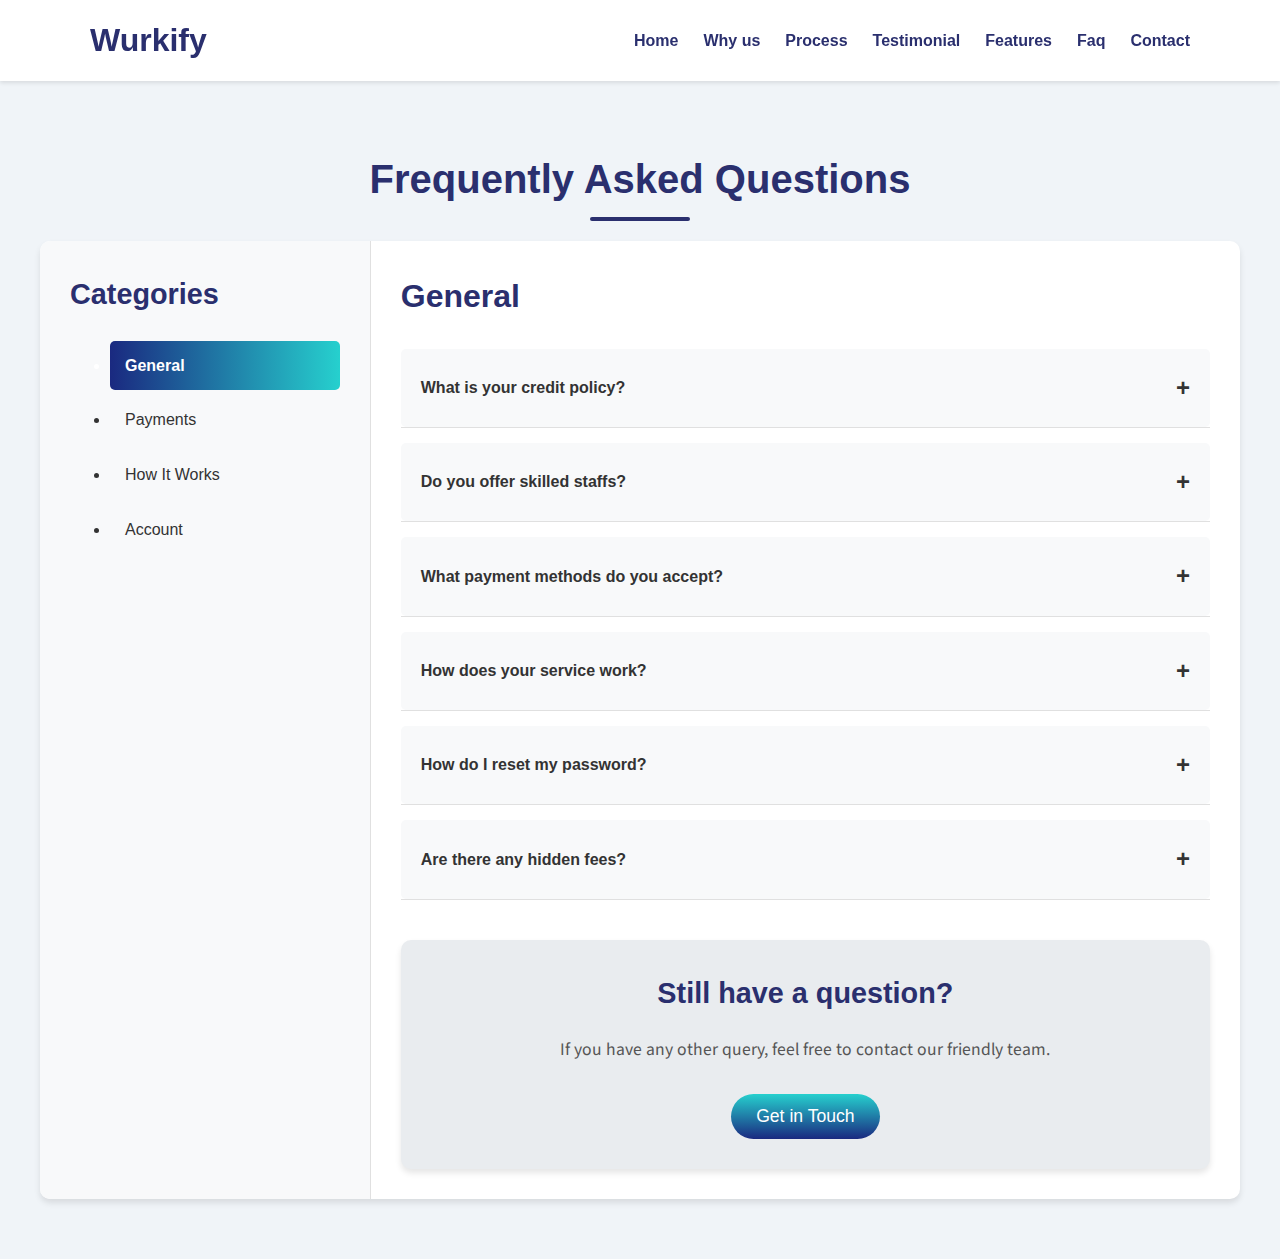
<file: Wurkify/FAQindex.html>
<!DOCTYPE html>
<html lang="en">
<head>
    <meta charset="UTF-8">
    <meta name="viewport" content="width=device-width, initial-scale=1.0">
    <title>Wurkify FAQs</title>
    <link href="https://fonts.googleapis.com/css2?family=Source+Sans+Pro:wght@400;600;700&display=swap" rel="stylesheet">
    <link rel="stylesheet" href="assets\css\faqPageStyle.css">
</head>
<body>
    <header>
        <nav class="navbar">
            <div class="navbar-container">
                <a href="../index.html" class="navbar-logo">Wurkify</a>
                <ul class="navbar-menu">
                    <li><a href="../index.html#home">Home</a></li>
                    <li><a href="../index.html#Why_us">Why us</a></li>
                    <li><a href="../index.html#process">Process</a></li>
                    <li><a href="../index.html#testimonial">Testimonial</a></li>
                    <li><a href="../index.html#features">Features</a></li>
                    <li><a href="../index.html#Faq">Faq</a></li>
                    <li><a href="../index.html#Contact">Contact</a></li>
                </ul>
            </div>
        </nav>
    </header>

    <div class="container">
        <h1>Frequently Asked Questions</h1>
        <div class="content">
            <div class="categories">
                <h2>Categories</h2>
                <ul>
                    <li class="category-item active" data-category="general">General</li>
                    <li class="category-item" data-category="payments">Payments</li>
                    <li class="category-item" data-category="howitworks">How It Works</li>
                    <li class="category-item" data-category="account">Account</li>
                </ul>
            </div>
            <div class="faq-content">
                <h2 id="category-title">General</h2>
                <div class="faq-container">
                    <div class="faq-item" data-category="general">
                        <div class="faq-question">What is your credit policy?</div>
                        <div class="faq-answer">Lorem ipsum dolor sit amet, consectetur adipiscing elit. Sed do eiusmod tempor incididunt ut labore et dolore magna aliqua. Ut enim ad minim veniam, quis nostrud exercitation ullamco laboris nisi ut aliquip ex ea commodo consequat.</div>
                    </div>
                    <div class="faq-item" data-category="general">
                        <div class="faq-question">Do you offer skilled staffs?</div>
                        <div class="faq-answer">Yes, we offer both skilled and non-skilled staff to meet various workforce needs. Our diverse pool of talent includes professionals across different skill levels and industries.</div>
                    </div>
                    <!-- Add all other questions here, including those from other categories -->
                    <div class="faq-item" data-category="payments">
                        <div class="faq-question">What payment methods do you accept?</div>
                        <div class="faq-answer">We accept all major credit cards, PayPal, and bank transfers.</div>
                    </div>
                    <div class="faq-item" data-category="howitworks">
                        <div class="faq-question">How does your service work?</div>
                        <div class="faq-answer">Our service works in three simple steps: sign up, choose your plan, and start using our features immediately.</div>
                    </div>
                    <div class="faq-item" data-category="account">
                        <div class="faq-question">How do I reset my password?</div>
                        <div class="faq-answer">You can reset your password by clicking on the "Forgot Password" link on the login page and following the instructions sent to your email.</div>
                    </div>
                    <div class="faq-item" data-category="payments">
                        <div class="faq-question">Are there any hidden fees?</div>
                        <div class="faq-answer">No, we are transparent about all our fees. The price you see is the price you pay, with no hidden charges.</div>
                    </div>
                </div>
                <div class="contact-card">
                    <h3>Still have a question?</h3>
                    <p>If you have any other query, feel free to contact our friendly team.</p>
                    <button class="contact-button">Get in Touch</button>
                </div>
            </div>
        </div>
    </div>

    <script src="assets\js\faqPageScript.js"></script>

</body>
</html>
</file>
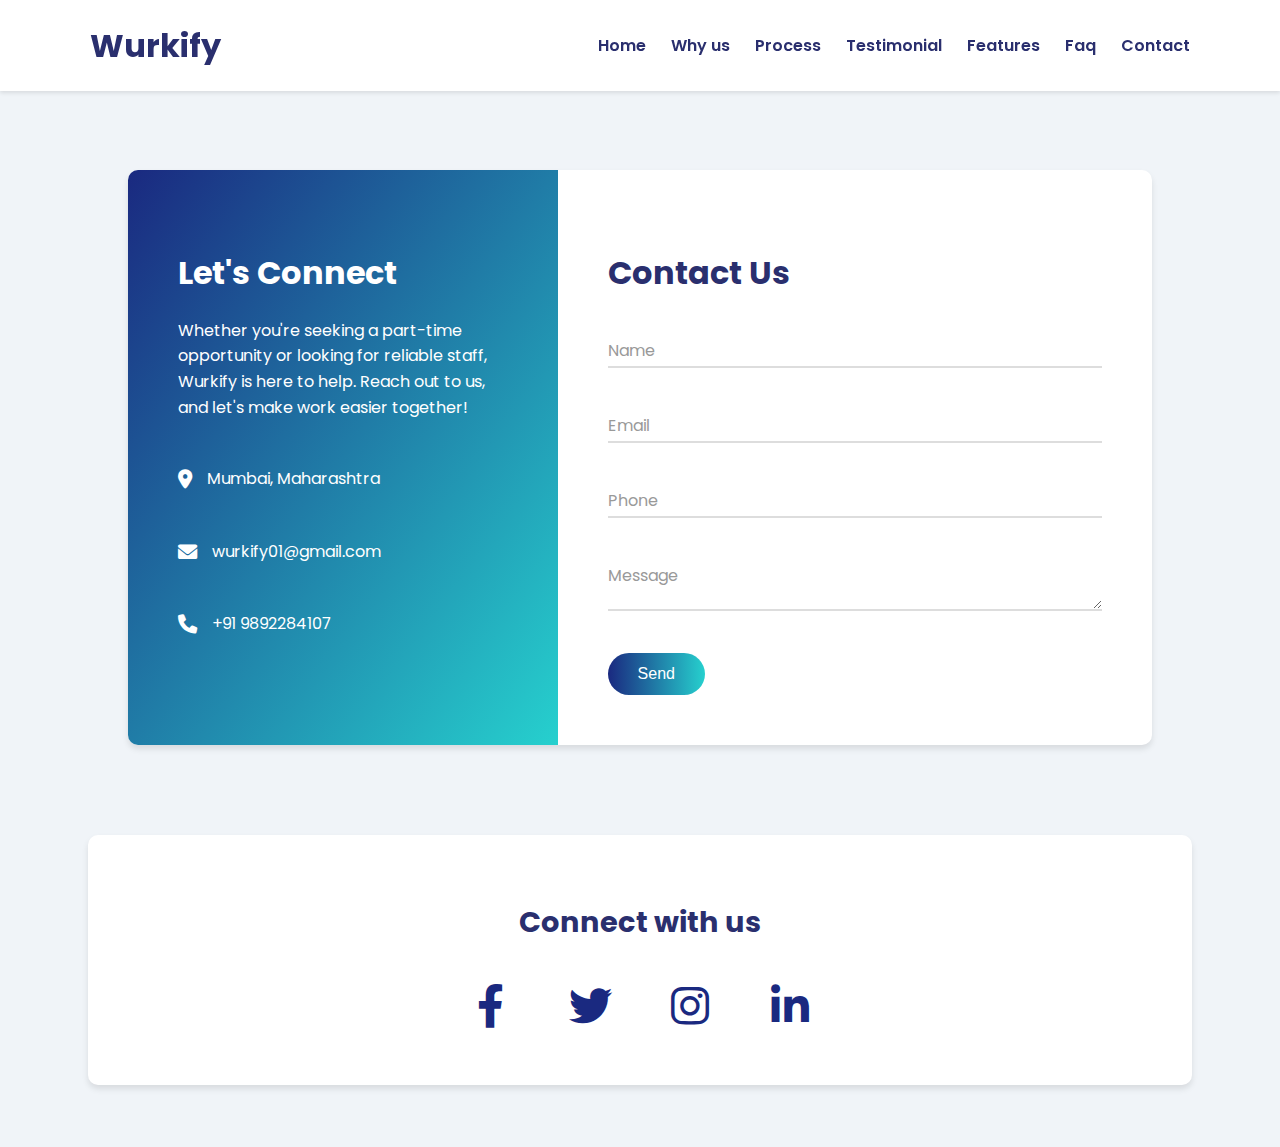
<file: Wurkify/support.html>
<!DOCTYPE html>
<html lang="en">
<head>
    <meta charset="UTF-8">
    <meta name="viewport" content="width=device-width, initial-scale=1.0">
    <title>Wurkify Support</title>
    <link href="https://fonts.googleapis.com/css2?family=Poppins:wght@400;600;700&family=Source+Sans+Pro:wght@400;600&display=swap" rel="stylesheet">
    <link rel="stylesheet" href="https://cdnjs.cloudflare.com/ajax/libs/font-awesome/6.0.0-beta3/css/all.min.css">
    <link rel="stylesheet" href="assets/css/support_page.css">
</head>
<body>
    <header>
        <nav class="navbar">
            <div class="navbar-container">
                <a href="../index.html" class="navbar-logo">Wurkify</a>
                <ul class="navbar-menu">
                    <li><a href="../index.html#home">Home</a></li>
                    <li><a href="../index.html#Why_us">Why us</a></li>
                    <li><a href="../index.html#process">Process</a></li>
                    <li><a href="../index.html#testimonial">Testimonial</a></li>
                    <li><a href="../index.html#features">Features</a></li>
                    <li><a href="../index.html#Faq">Faq</a></li>
                    <li><a href="../index.html#Contact">Contact</a></li>
                </ul>
            </div>
        </nav>
    </header>

    <div class="container">
        <div class="contact-wrapper">
            <div class="contact-info">
                <h2>Let's Connect</h2>
                <p>Whether you're seeking a part-time opportunity or looking for reliable staff, Wurkify is here to help. Reach out to us, and let's make work easier together!</p>
                <div class="contact-details">
                    <div class="contact-item">
                        <i class="fas fa-map-marker-alt"></i>
                        <p>Mumbai, Maharashtra</p>
                    </div>
                    <div class="contact-item">
                        <i class="fas fa-envelope"></i>
                        <p>wurkify01@gmail.com</p>
                    </div>
                    <div class="contact-item">
                        <i class="fas fa-phone"></i>
                        <p>+91 9892284107</p>
                    </div>
                </div>
            </div>
            <div class="contact-form">
                <h2>Contact Us</h2>
                <form action="#" method="post">
                    <div class="form-group">
                        <input type="text" id="name" name="name" required>
                        <label for="name">Name</label>
                    </div>
                    <div class="form-group">
                        <input type="email" id="email" name="email" required>
                        <label for="email">Email</label>
                    </div>
                    <div class="form-group">
                        <input type="tel" id="phone" name="phone" required>
                        <label for="phone">Phone</label>
                    </div>
                    <div class="form-group">
                        <textarea id="message" name="message" required></textarea>
                        <label for="message">Message</label>
                    </div>
                    <button type="submit" class="submit-btn">Send</button>
                </form>
            </div>
        </div>
    </div>
    <div class="social-connect">
        <h2>Connect with us</h2>
        <div class="social-icons">
            <a href="https://www.facebook.com/wurkify" class="social-icon" target="_blank" rel="noopener noreferrer"><i class="fab fa-facebook-f"></i></a>
            <a href="https://twitter.com/wurkify" class="social-icon" target="_blank" rel="noopener noreferrer"><i class="fab fa-twitter"></i></a>
            <a href="https://www.instagram.com/wurkify" class="social-icon" target="_blank" rel="noopener noreferrer"><i class="fab fa-instagram"></i></a>
            <a href="https://www.linkedin.com/company/wurkify" class="social-icon" target="_blank" rel="noopener noreferrer"><i class="fab fa-linkedin-in"></i></a>
        </div>
    </div>
    <script src="assets/js/support_page.js"></script>
</body>
</html>
</file>
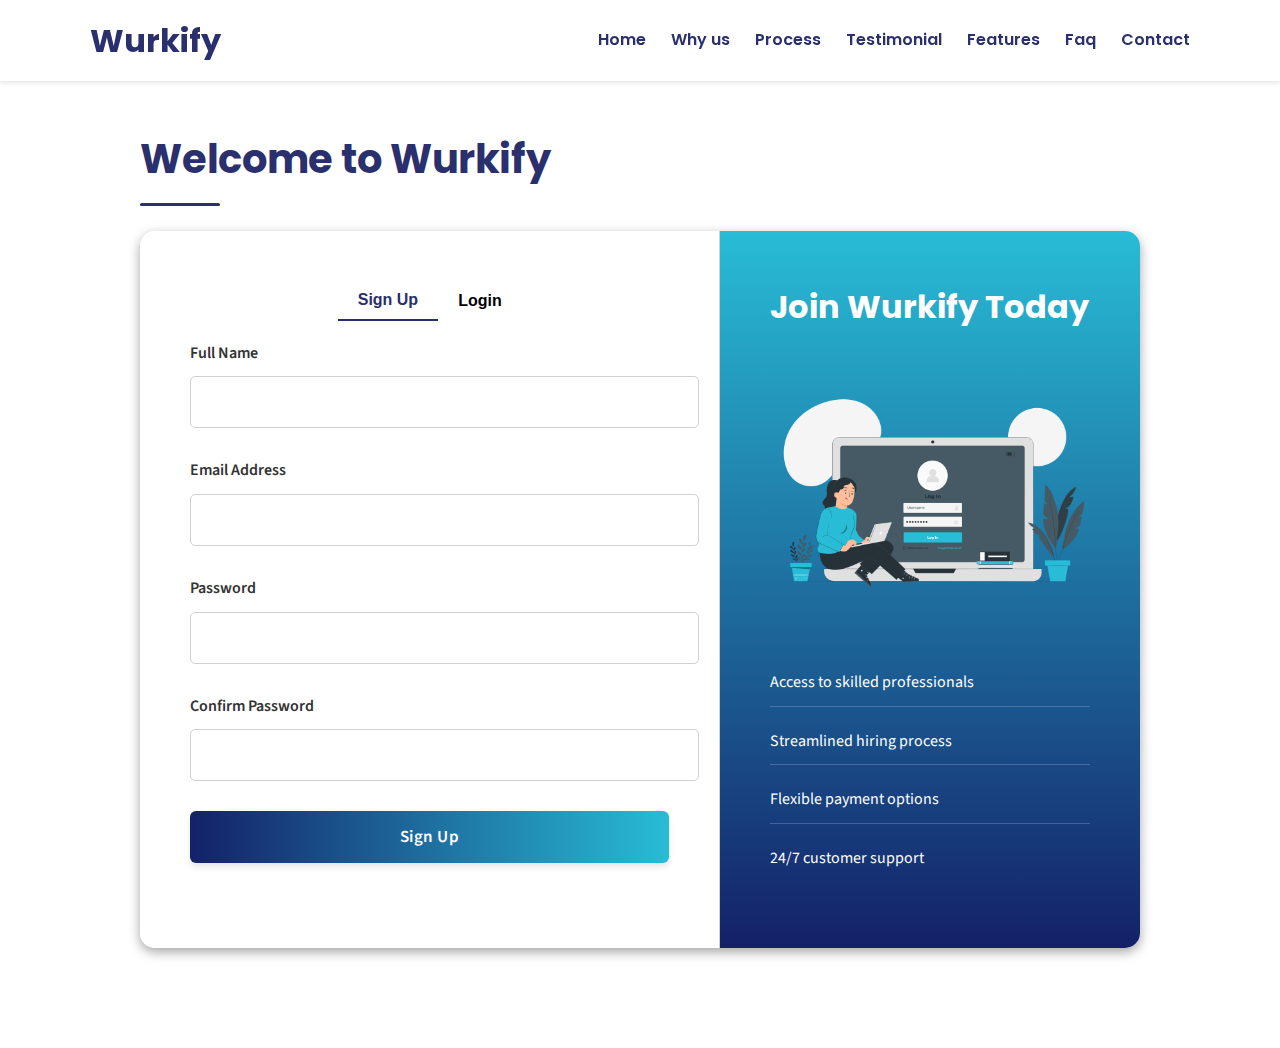
<file: Wurkify/Main/wurkify-register.html>
<!DOCTYPE html>
<html lang="en">
<head>
    <meta charset="UTF-8">
    <meta name="viewport" content="width=device-width, initial-scale=1.0">
    <title>Wurkify - Register</title>
    <link href="https://fonts.googleapis.com/css2?family=Poppins:wght@400;600;700&family=Source+Sans+Pro:wght@400;600&display=swap" rel="stylesheet">
    <link rel="stylesheet" href="../assets/css/wurkify-register.css">
</head>
<body>
    <header>
        <nav class="navbar">
            <div class="navbar-container">
                <a href="../index.html" class="navbar-logo">Wurkify</a>
                <ul class="navbar-menu">
                    <li><a href="../index.html#home">Home</a></li>
                    <li><a href="../index.html#Why_us">Why us</a></li>
                    <li><a href="../index.html#process">Process</a></li>
                    <li><a href="../index.html#testimonial">Testimonial</a></li>
                    <li><a href="../index.html#features">Features</a></li>
                    <li><a href="../index.html#Faq">Faq</a></li>
                    <li><a href="../index.html#Contact">Contact</a></li>
                </ul>
            </div>
        </nav>
    </header>

    <div class="container">
        <h1>Welcome to Wurkify</h1>
        <div class="content">
            <div class="register-form">
                <div class="toggle-buttons">
                    <button id="signupBtn" class="active">Sign Up</button>
                    <button id="loginBtn">Login</button>
                </div>
                <form id="signupForm" action="#" method="POST">
                    <div class="form-group">
                        <label for="name">Full Name</label>
                        <input type="text" id="name" name="name" required>
                    </div>
                    <div class="form-group">
                        <label for="email">Email Address</label>
                        <input type="email" id="email" name="email" required>
                    </div>
                    <div class="form-group">
                        <label for="password">Password</label>
                        <input type="password" id="password" name="password" required>
                    </div>
                    <div class="form-group">
                        <label for="confirm-password">Confirm Password</label>
                        <input type="password" id="confirm-password" name="confirm-password" required>
                    </div>
                    <button type="submit" class="register-button">Sign Up</button>
                </form>
                <form id="loginForm" action="#" method="POST" style="display: none;">
                    <div class="form-group">
                        <label for="login-email">Email Address</label>
                        <input type="email" id="login-email" name="login-email" required>
                    </div>
                    <div class="form-group">
                        <label for="login-password">Password</label>
                        <input type="password" id="login-password" name="login-password" required>
                    </div>
                    <button type="submit" class="register-button">Login</button>
                </form>
            </div>
            <div class="register-info">
                <h2>Join Wurkify Today</h2>
                <img src="../assets/images/login_img/Computer login-pana.png" alt="Computer login illustration" class="login-image">
                <div class="benefits">
                    <ul>
                        <li>Access to skilled professionals</li>
                        <li>Streamlined hiring process</li>
                        <li>Flexible payment options</li>
                        <li>24/7 customer support</li>
                    </ul>
                </div>
            </div>
        </div>
    </div>

    <script src="../assets/js/wurkify-register.js"></script>
</body>
</html>
</file>
<file: Wurkify/assets/css/support_page.css>
:root {
    --primary-color: #2a2f6e;
    --text-color: #333;
    --background-color: #fff;
    --gradient-start: #1a2980;
    --gradient-end: #26d0ce;
}

body {
    font-family: 'Poppins', sans-serif;
    line-height: 1.6;
    color: var(--text-color);
    margin: 0;
    padding-top: 80px;
    background-color: #f0f4f8;
}

.container {
    max-width: 1200px;
    margin: 60px auto 0 auto;
    padding: 30px 40px;
    width: 80%;
}

/* Navbar styles */
.navbar {
    background-color: var(--background-color);
    box-shadow: 0 2px 4px rgba(0, 0, 0, 0.1);
    position: fixed;
    top: 0;
    left: 0;
    right: 0;
    z-index: 1000;
}

.navbar-container {
    max-width: 1100px;
    margin: 0 auto;
    display: flex;
    justify-content: space-between;
    align-items: center;
    padding: 20px;
}

.navbar-logo {
    font-size: 2rem;
    font-weight: 700;
    color: var(--primary-color);
    text-decoration: none;
}

.navbar-menu {
    list-style-type: none;
    display: flex;
    margin: 0;
    padding: 0;
}

.navbar-menu li {
    margin-left: 25px;
}

.navbar-menu li:first-child {
    margin-left: 0;
}

.navbar-menu a {
    color: var(--primary-color);
    text-decoration: none;
    font-weight: 600;
    font-size: 16px;
}

/* Contact wrapper styles */
.contact-wrapper {
    display: flex;
    background-color: var(--background-color);
    border-radius: 10px;
    box-shadow: 0 4px 6px rgba(0, 0, 0, 0.1);
    overflow: hidden;
    margin-bottom: 60px;
}

.contact-info {
    width: 40%;
    padding: 50px;
    background: linear-gradient(to bottom right, var(--gradient-start), var(--gradient-end));
    color: #fff;
}

.contact-info h2 {
    font-size: 2em;
    margin-bottom: 20px;
}

.contact-details {
    margin-top: 30px;
}

.contact-item {
    display: flex;
    align-items: center;
    margin-bottom: 15px;
}

.contact-item i {
    font-size: 1.2em;
    margin-right: 15px;
}

.social-media {
    margin-top: 30px;
}

.social-icons {
    display: flex;
    justify-content: center;
    gap: 20px;
    font-size: 2.7em;
}

.social-icon {
    color: var(--gradient-start);
    transition: color 0.3s ease, transform 0.2s ease;
    border-radius: 50%;
    padding: 5px;
    display: flex;
    align-items: center;
    justify-content: center;
    width: 70px; 
    height: 70px; 
    text-decoration: none;
    gap: 10px;
}

.social-icon:hover {
    color: var(--gradient-end);
    transform: scale(1.1);
    background-color: rgba(93, 196, 228, 0.137);
}

.contact-form {
    width: 60%;
    padding: 50px;
}

.contact-form h2 {
    color: var(--primary-color);
    font-size: 2em;
    margin-bottom: 30px;
}

.form-group {
    position: relative;
    margin-bottom: 35px;
}

.form-group input,
.form-group textarea {
    width: 100%;
    padding: 10px 0;
    font-size: 16px;
    color: var(--text-color);
    border: none;
    border-bottom: 2px solid #ddd;
    outline: none;
    background: transparent;
    transition: border-color 0.3s;
}

.form-group label {
    position: absolute;
    top: 10px;
    left: 0;
    font-size: 16px;
    color: #999;
    pointer-events: none;
    transition: 0.3s;
}

.form-group input:focus ~ label,
.form-group input:valid ~ label,
.form-group textarea:focus ~ label,
.form-group textarea:valid ~ label {
    top: -20px;
    font-size: 12px;
    color: var(--primary-color);
}

.form-group input:focus,
.form-group textarea:focus {
    border-bottom-color: var(--primary-color);
}

.submit-btn {
    background: linear-gradient(to right, var(--gradient-start), var(--gradient-end));
    color: #fff;
    border: none;
    padding: 12px 30px;
    border-radius: 25px;
    font-size: 16px;
    cursor: pointer;
    transition: transform 0.2s ease;
}

.submit-btn:hover {
    transform: translateY(-2px);
}

/* Responsive adjustments */
@media (max-width: 768px) {
    .contact-wrapper {
        flex-direction: column;
    }

    .contact-info,
    .contact-form {
        width: 100%;
    }

    .navbar-container {
        flex-direction: column;
        height: auto;
        padding: 10px 20px;
    }

    .navbar-menu {
        margin-top: 10px;
        flex-wrap: wrap;
        justify-content: center;
    }

    .navbar-menu li {
        margin-left: 0;
        margin-right: 20px;
    }

    body {
        padding-top: 120px;
    }

    .container {
        margin-top: 40px;
        padding: 20px;
    }

    .contact-info,
    .contact-form {
        padding: 30px;
    }

    .social-connect {
        margin-bottom: 40px;
        padding: 30px;
    }
}

/* Social connect section */
.social-connect {
    margin: 0 auto 60px auto;
    max-width: 1200px;
    width: 80%;
    background-color: var(--background-color);
    border-radius: 10px;
    box-shadow: 0 4px 6px rgba(0, 0, 0, 0.1);
    padding: 40px;
    text-align: center;
}

.social-connect h2 {
    color: var(--primary-color);
    font-size: 1.8em;
    margin-bottom: 20px;
}

/* Responsive adjustments for social connect */
@media (max-width: 768px) {
    .social-connect {
        margin-top: 20px;
    }
}
</file>
<file: Wurkify/assets/css/wurkify-register.css>
:root {
    --primary-color: #2a2f6e;
    --text-color: #333;
    --background-color: #fff;
}

body {
    font-family: 'Source Sans Pro', sans-serif;
    line-height: 1.6;
    color: var(--text-color);
    margin: 0;
    background-color: var(--background-color);
    -ms-overflow-style: none;  /* IE and Edge */
    scrollbar-width: none;  /* Firefox */
}

.container {
    max-width: 1000px;
    margin: 80px auto;
    padding: 20px;
    background-color: var(--background-color);
    border-radius: 20px;
}

h1 {
    text-align: left;
    color: var(--primary-color);
    font-size: 2.5em;
    margin-bottom: 40px;
    position: relative;
    font-family: 'Poppins', sans-serif;
}

h1::after {
    content: '';
    position: absolute;
    left: 0;
    bottom: -15px;
    width: 80px;
    height: 3px;
    background-color: var(--primary-color);
    border-radius: 2px;
}

.content {
    display: flex;
    background-color: var(--background-color);
    border-radius: 15px;
    box-shadow: 0 4px 12px rgba(0, 0, 0, 0.356);
    overflow: hidden;
}

.register-form {
    width: 60%;
    padding: 50px;
    background-color: var(--background-color);
    color: var(--text-color);
}

.register-info {
    width: 40%;
    padding: 50px;
    background: linear-gradient(to top, #142168, #28bcd6);
    border-left: 1px solid #d0d0d0;
    color: #ffffff;
}

.form-group {
    margin-bottom: 30px;
}

label {
    display: block;
    margin-bottom: 10px;
    font-weight: 600;
    color: var(--text-color);
    font-size: 1em; /* Increased from 0.95em to 1em */
    font-family: 'Source Sans Pro', sans-serif;
}

input[type="text"],
input[type="email"],
input[type="password"] {
    width: 100%;
    padding: 14px;
    border: 1px solid #d0d0d0;
    background-color: var(--background-color);
    border-radius: 5px;
    font-size: 16px; /* Increased from 15px to 16px */
    font-family: 'Source Sans Pro', sans-serif;
    color: var(--text-color);
    font-weight: 500; /* Added font-weight for slightly bolder text */
}

input[type="text"]::placeholder,
input[type="email"]::placeholder,
input[type="password"]::placeholder {
    color: rgba(0, 0, 0, 0.5);
}

.register-button {
    background: linear-gradient(to right, #142168, #28bcd6);
    color: #ffffff;
    border: none;
    padding: 14px 28px;
    border-radius: 6px;  
    font-size: 17px;
    letter-spacing: 0.5px;
    cursor: pointer;
    transition: transform 0.2s ease, box-shadow 0.2s ease;
    font-family: 'Source Sans Pro', sans-serif;
    width: 100%;
    box-shadow: 0 4px 6px rgba(0, 0, 0, 0.1);
    font-weight: 600;
}

.register-button:hover {
    transform: translateY(-2px);
    box-shadow: 0 6px 8px rgba(0, 0, 0, 0.15);
}

.register-info h2 {
    color: #ffffff;
    font-size: 2em;
    margin: 0;
    font-family: 'Poppins', sans-serif;
}

.benefits ul {
    list-style-type: none;
    padding-left: 0;
    margin-top: 0;
}

.benefits li {
    padding: 10px 0;
    border-bottom: 1px solid rgba(255, 255, 255, 0.2);
    margin-bottom: 12px;
    font-size: 1em; /* Increased from 0.9em to 1em */
    font-family: 'Source Sans Pro', sans-serif;
    color: #ffffff;
}

.benefits li:last-child {
    border-bottom: none;
}

.navbar {
    background-color: var(--background-color);
    box-shadow: 0 2px 4px rgba(0, 0, 0, 0.1);
    position: fixed;
    top: 0;
    left: 0;
    right: 0;
    z-index: 1000;
}

.navbar-container {
    max-width: 1100px;
    margin: 0 auto;
    display: flex;
    justify-content: space-between;
    align-items: center;
    padding: 15px 20px;
}

.navbar-logo {
    font-size: 2rem;
    font-weight: 700;
    color: var(--primary-color);
    text-decoration: none;
    font-family: 'Poppins', sans-serif;
}

.navbar-menu {
    list-style-type: none;
    display: flex;
    margin: 0;
    padding: 0;
}

.navbar-menu li {
    margin-left: 25px;
}

.navbar-menu li:first-child {
    margin-left: 0;
}

.navbar-menu a {
    color: var(--primary-color);
    text-decoration: none;
    font-weight: 600;
    font-size: 16px;
    font-family: 'Poppins', sans-serif;
}

p {
    color: #ffffff;
    font-family: 'Source Sans Pro', sans-serif;
    letter-spacing: 1px;
    margin: 0;
}

@media (max-width: 768px) {
    .container {
        margin: 40px 5%;
        padding: 30px;
    }
    
    .content {
        flex-direction: column;
    }
    
    .register-form, .register-info {
        width: 100%;
        padding: 35px;
    }
    
    .register-info {
        border-left: none;
        border-top: 1px solid #e0e0e0;
    }
    
    .navbar-container {
        flex-direction: column;
        height: auto;
        padding: 10px 20px;
    }

    .navbar-menu {
        margin-top: 10px;
        flex-wrap: wrap;
        justify-content: center;
    }

    .navbar-menu li {
        margin-left: 0;
        margin-right: 20px;
    }

    body {
        padding-top: 100px;
    }
}

.toggle-buttons {
    display: flex;
    justify-content: center;
    margin-bottom: 20px;
}

.toggle-buttons button {
    background: none;
    border: none;
    padding: 10px 20px;
    font-size: 16px;
    font-weight: 600;
    cursor: pointer;
    transition: all 0.3s ease;
}

.toggle-buttons button.active {
    color: var(--primary-color);
    border-bottom: 2px solid var(--primary-color);
}

#loginForm {
    display: none;
}

/* Hide scrollbar for Chrome, Safari and Opera */
::-webkit-scrollbar {
    display: none;
}

/* Hide scrollbar for IE, Edge and Firefox */
body {
    -ms-overflow-style: none;  /* IE and Edge */
    scrollbar-width: none;  /* Firefox */
}

.login-image {
    max-width: 100%;
    height: auto;
}
</file>
